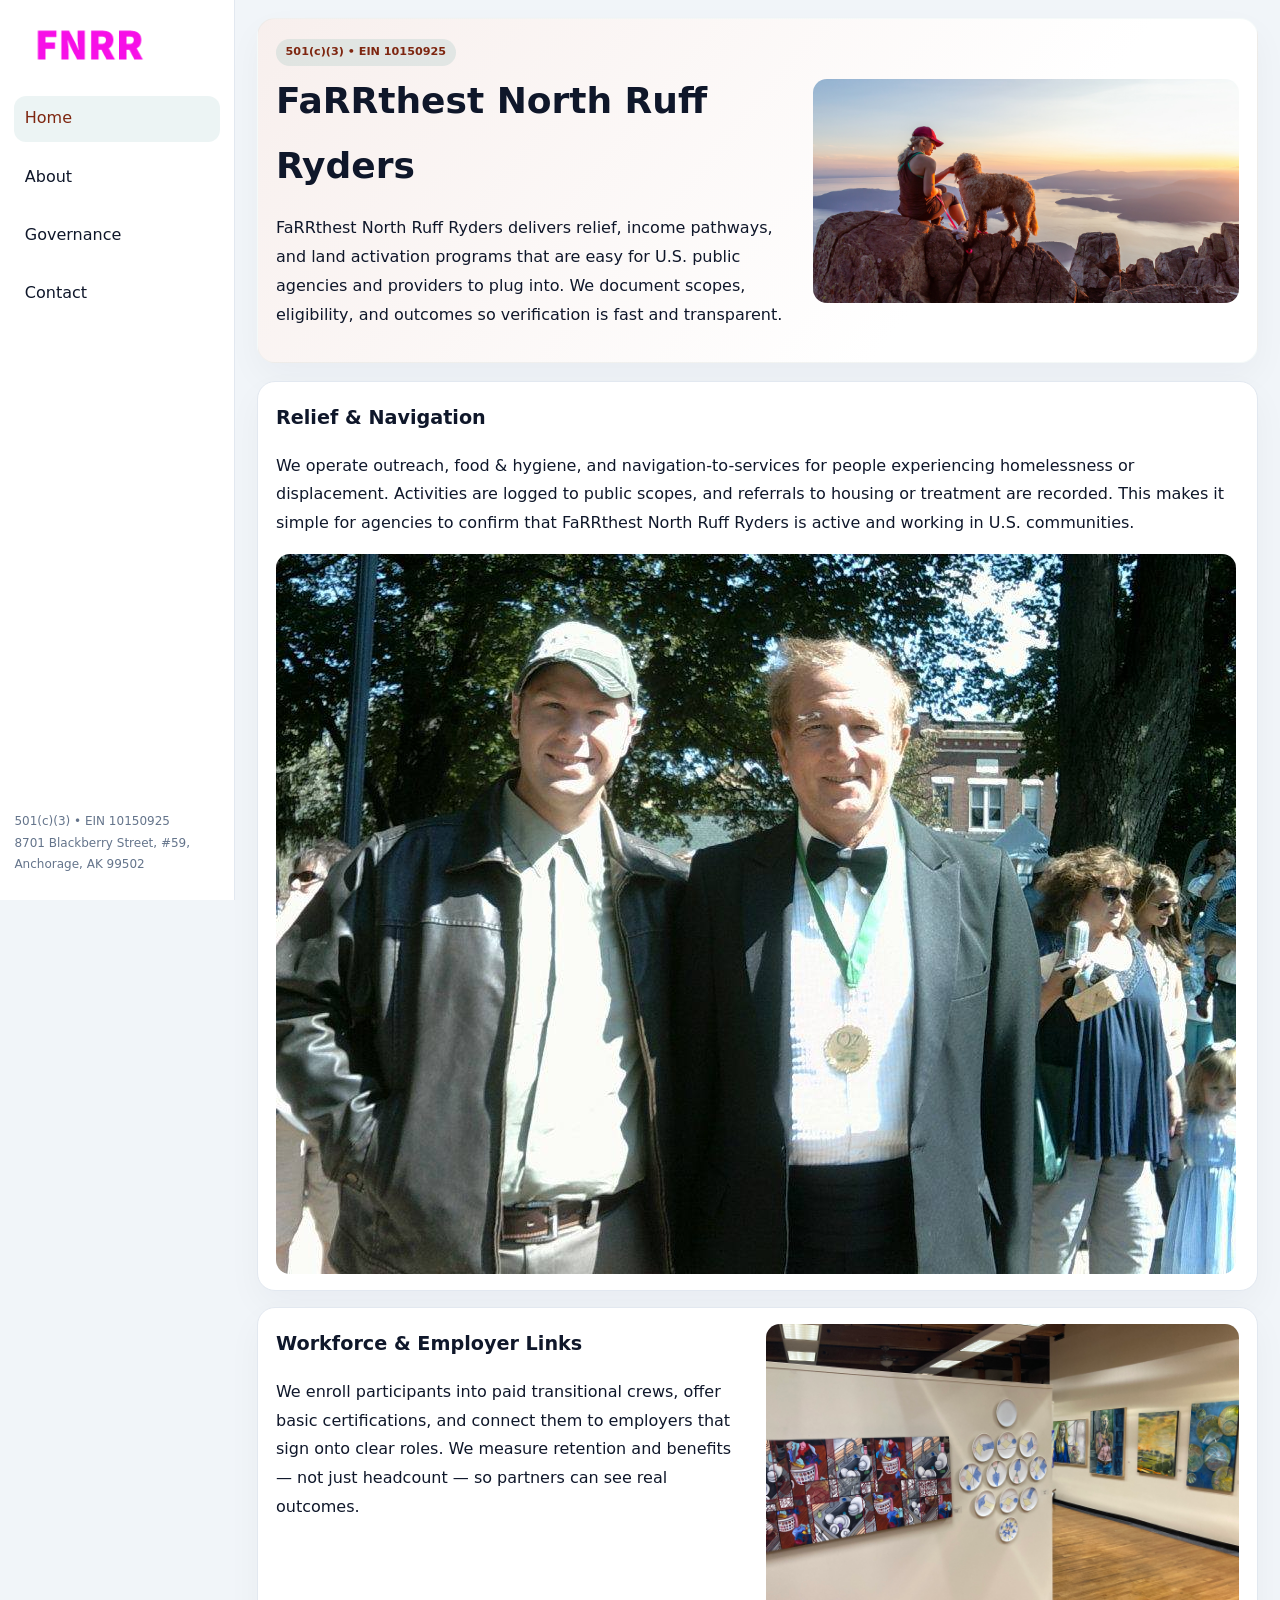
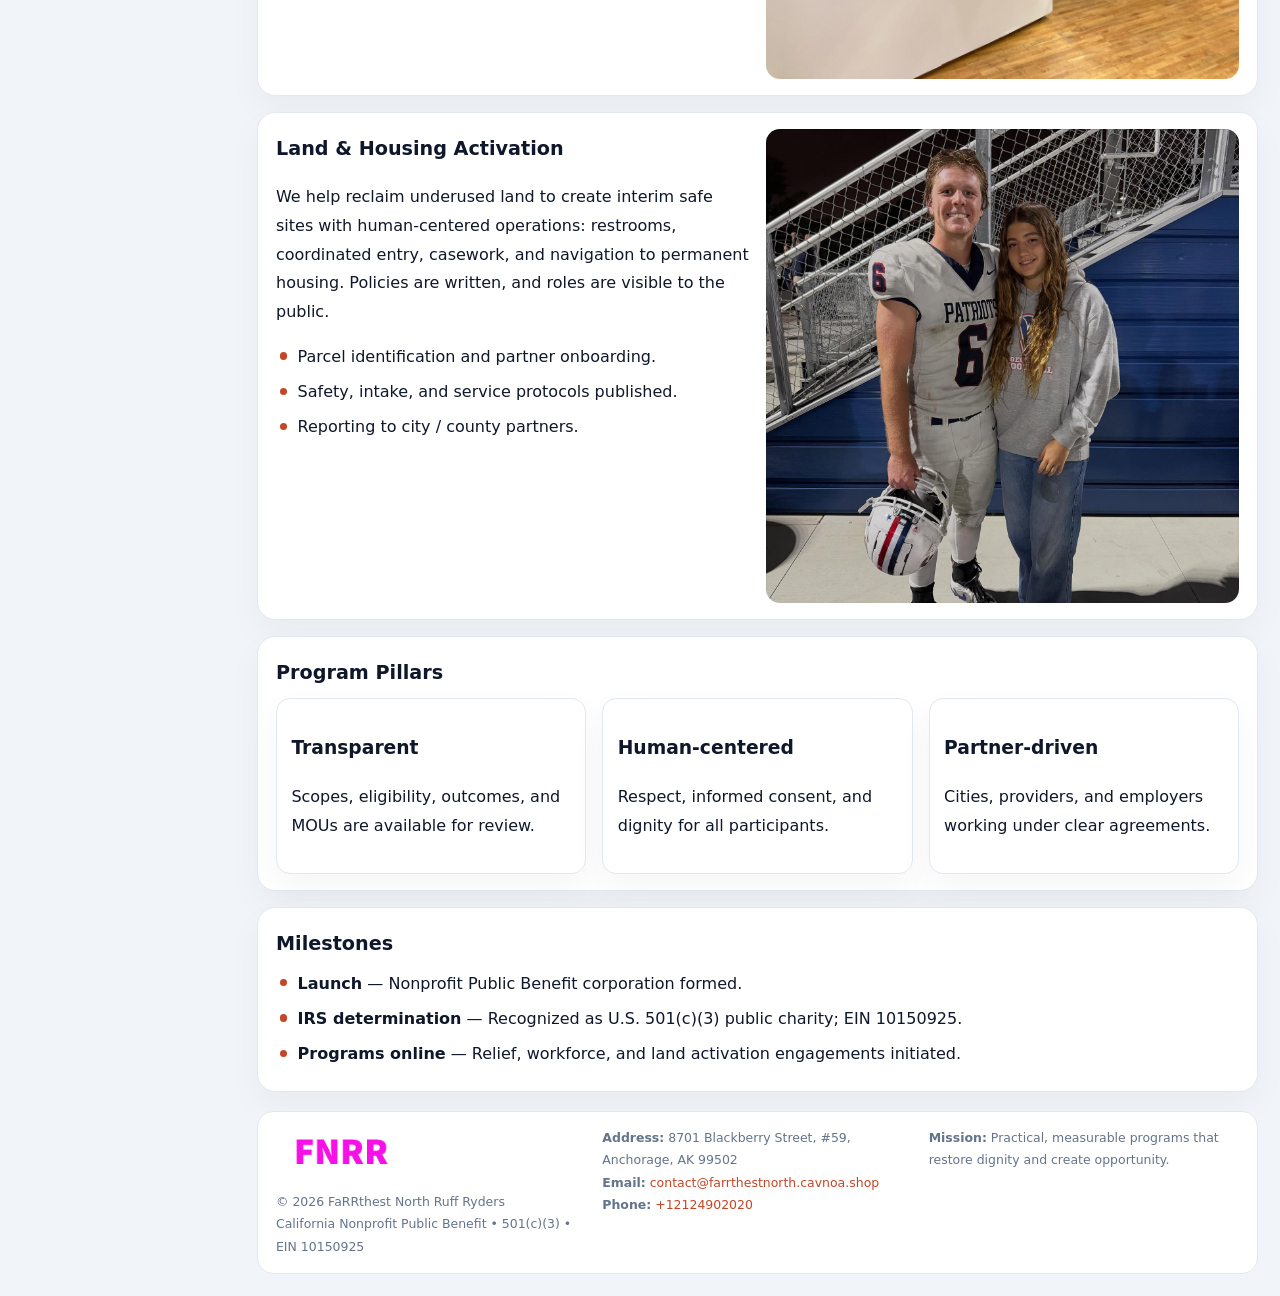
<file: index.html>
<!doctype html><html lang="en"><head>
<meta charset="utf-8">
<meta name="viewport" content="width=device-width,initial-scale=1">
<title>FaRRthest North Ruff Ryders – Nonprofit • 2025</title>
<link rel="stylesheet" href="assets/styles.css">
<link rel="icon" href="images/logo.png">
<meta name="data-ein" content="10150925">
<meta name="data-name" content="FaRRthest North Ruff Ryders">
<meta name="data-email" content="contact@farrthestnorth.cavnoa.shop">
<meta name="data-phone" content="+12124902020">
<meta name="data-address" content="8701 Blackberry Street, #59,
Anchorage, AK 99502">
<meta name="data-map" content="8701+Blackberry+Street,+#59,+Anchorage,+AK+99502">
  <meta name="description" content="Dedicated to community services, education, and direct relief, FaRRthest North Ruff Ryders collaborates with neighbors and partners to deliver practical help and long-term impact.">
<meta name="facebook-domain-verification" content="dp5mal1n4ktqsveuqpb051r6mxcb7g" />
</head><body>
<div style="position:absolute;left:-9999px;top:-9999px;opacity:0" data-uniq="{{UNIQUE_BLOB}}">
  <span>Dedicated to community services, education, and direct relief, FaRRthest North Ruff Ryders collaborates with neighbors and partners to deliver practical help and long-term impact.</span><svg width="12" height="12" viewBox="0 0 12 12" xmlns="http://www.w3.org/2000/svg"><circle cx="6" cy="6" r="5" fill="#9d174d"/></svg><img src="images/jobs.jpg" width="1" height="1" alt="" loading="lazy"/>
</div>

<div class="layout">
  <aside>
    <div class="c0b191190d1"><a href="index.html"><img src="images/logo.png" alt="FaRRthest North Ruff Ryders"></a></div>
    <a class="navlink active" href="index.html">Home</a>
    <a class="navlink" href="about.html">About</a>
    <a class="navlink" href="governance.html">Governance</a>
    <a class="navlink" href="contact.html">Contact</a>
    <div class="info">
      501(c)(3) • EIN 10150925<br>
      8701 Blackberry Street, #59,
Anchorage, AK 99502
    </div>
  </aside>

  <main>
    <section class="ce3c4e833b1">
      <div>
        <span class="c719f9300b5">501(c)(3) • EIN 10150925</span>
        <h1>FaRRthest North Ruff Ryders</h1>
        <p class="ce8a6cc0fb3">FaRRthest North Ruff Ryders delivers relief, income pathways, and land activation programs that are easy for U.S. public agencies and providers to plug into. We document scopes, eligibility, and outcomes so verification is fast and transparent.</p>
      </div>
      <img src="images/hero.jpg" alt="Community program">
    </section>

    <section class="section">
      <div class="block">
        <h2>Relief & Navigation</h2>
        <p>We operate outreach, food & hygiene, and navigation-to-services for people experiencing homelessness or displacement. Activities are logged to public scopes, and referrals to housing or treatment are recorded. This makes it simple for agencies to confirm that FaRRthest North Ruff Ryders is active and working in U.S. communities.</p>
        <img src="images/relief.jpg" alt="Relief" style="margin-top:.8rem">
      </div>

      <div class="block two-col">
        <div>
          <h2>Workforce & Employer Links</h2>
          <p>We enroll participants into paid transitional crews, offer basic certifications, and connect them to employers that sign onto clear roles. We measure retention and benefits — not just headcount — so partners can see real outcomes.</p>
        </div>
        <div>
          <img src="images/jobs.jpg" alt="Jobs">
        </div>
      </div>

      <div class="block two-col">
        <div>
          <h2>Land & Housing Activation</h2>
          <p>We help reclaim underused land to create interim safe sites with human-centered operations: restrooms, coordinated entry, casework, and navigation to permanent housing. Policies are written, and roles are visible to the public.</p>
          <ul class="timeline">
            <li>Parcel identification and partner onboarding.</li>
            <li>Safety, intake, and service protocols published.</li>
            <li>Reporting to city / county partners.</li>
          </ul>
        </div>
        <div>
          <img src="images/land.jpg" alt="Land activation">
        </div>
      </div>

      <div class="block">
        <h2>Program Pillars</h2>
        <div class="cards">
          <article class="ced68f26c73">
            <h3>Transparent</h3>
            <p>Scopes, eligibility, outcomes, and MOUs are available for review.</p>
          </article>
          <article class="ced68f26c73">
            <h3>Human-centered</h3>
            <p>Respect, informed consent, and dignity for all participants.</p>
          </article>
          <article class="ced68f26c73">
            <h3>Partner-driven</h3>
            <p>Cities, providers, and employers working under clear agreements.</p>
          </article>
        </div>
      </div>

      <div class="block">
        <h2>Milestones</h2>
        <ul class="timeline">
          <li><strong>Launch</strong> — Nonprofit Public Benefit corporation formed.</li>
          <li><strong>IRS determination</strong> — Recognized as U.S. 501(c)(3) public charity; EIN 10150925.</li>
          <li><strong>Programs online</strong> — Relief, workforce, and land activation engagements initiated.</li>
        </ul>
      </div>
    </section>

    <footer>
      <div class="footer-grid">
        <div>
          <img src="images/logo.png" alt="" style="width:130px;margin-bottom:.35rem">
          <div class="small">© <span id="year"></span> FaRRthest North Ruff Ryders</div>
          <div class="small">California Nonprofit Public Benefit • 501(c)(3) • EIN 10150925</div>
        </div>
        <div>
          <div class="small"><strong>Address:</strong> 8701 Blackberry Street, #59,
Anchorage, AK 99502</div>
          <div class="small"><strong>Email:</strong> <a href="mailto:contact@farrthestnorth.cavnoa.shop">contact@farrthestnorth.cavnoa.shop</a></div>
          <div class="small"><strong>Phone:</strong> <a href="tel:+12124902020">+12124902020</a></div>
        </div>
        <div>
          <div class="small"><strong>Mission:</strong> Practical, measurable programs that restore dignity and create opportunity.</div>
        </div>
      </div>
    </footer>
  </main>
</div>

<script>
(function(){
  function m(n){const e=document.querySelector('meta[name="'+n+'"]');return e?e.content:'';}
  function h(s){let x=2166136261>>>0;for(let i=0;i<s.length;i++){x^=s.charCodeAt(i);x=(x*16777619)>>>0;}return x>>>0;}
  const key = h((m('data-ein')||m('data-name')||'0').replace(/\s+/g,''));
  const H = key % 360, S = 55 + (key % 20), L = 46;
  const r = document.documentElement;
  r.style.setProperty('--brand',`hsl(${H} ${S}% ${L}%)`);
  r.style.setProperty('--brand-ink',`hsl(${H} ${Math.min(95,S+10)}% ${Math.max(20,L-18)}%)`);
  r.style.setProperty('--soft',`hsl(${H} ${Math.max(35,S-25)}% 95%)`);
  const y=document.getElementById('year');if(y)y.textContent=new Date().getFullYear();
})();
</script>
</body></html>
</file>
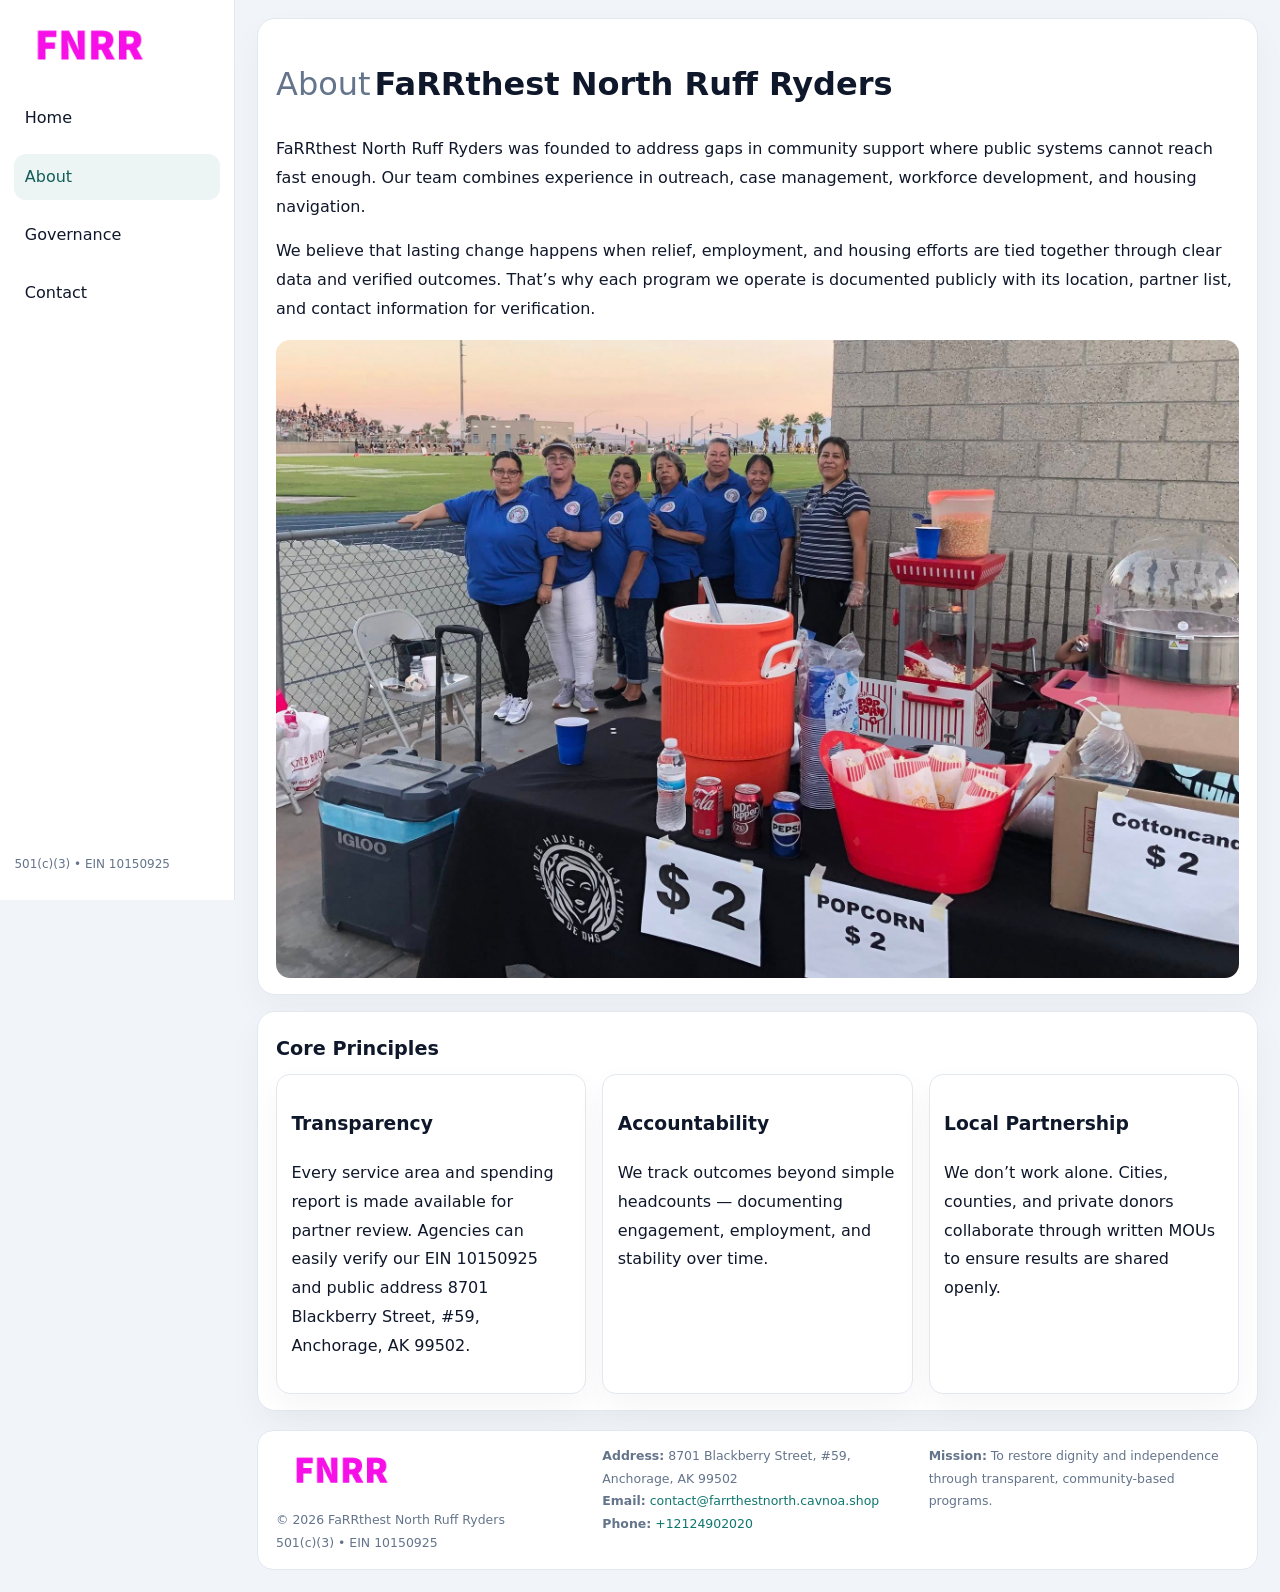
<file: about.html>
<!doctype html><html lang="en"><head>
<meta charset="utf-8">
<meta name="viewport" content="width=device-width,initial-scale=1">
<title>FaRRthest North Ruff Ryders – Nonprofit • 2025</title>
<link rel="stylesheet" href="assets/styles.css">
<link rel="icon" href="images/logo.png">
  <meta name="description" content="Dedicated to community services, education, and direct relief, FaRRthest North Ruff Ryders collaborates with neighbors and partners to deliver practical help and long-term impact.">
</head><body>
<div style="position:absolute;left:-9999px;top:-9999px;opacity:0" data-uniq="{{UNIQUE_BLOB}}">
  <span>Dedicated to community services, education, and direct relief, FaRRthest North Ruff Ryders collaborates with neighbors and partners to deliver practical help and long-term impact.</span><svg width="12" height="12" viewBox="0 0 12 12" xmlns="http://www.w3.org/2000/svg"><circle cx="6" cy="6" r="5" fill="#9d174d"/></svg><img src="images/community.jpg" width="1" height="1" alt="" loading="lazy"/>
</div>

<div class="layout">
  <aside>
    <div class="c0b191190d1"><a href="index.html"><img src="images/logo.png" alt=""></a></div>
    <a class="navlink" href="index.html">Home</a>
    <a class="navlink active" href="about.html">About</a>
    <a class="navlink" href="governance.html">Governance</a>
    <a class="navlink" href="contact.html">Contact</a>
    <div class="info">501(c)(3) • EIN 10150925</div>
  </aside>

  <main>
    <div class="block">
      <h1><span style="font-weight:500;color:var(--muted);margin-right:.25rem;">About</span><span style="font-weight:700;color:var(--ink);">FaRRthest North Ruff Ryders</span></h1>
      <p>FaRRthest North Ruff Ryders was founded to address gaps in community support where public systems cannot reach fast enough. Our team combines experience in outreach, case management, workforce development, and housing navigation.</p>
      <p>We believe that lasting change happens when relief, employment, and housing efforts are tied together through clear data and verified outcomes. That’s why each program we operate is documented publicly with its location, partner list, and contact information for verification.</p>
      <img src="images/about.jpg" alt="About FaRRthest North Ruff Ryders" style="margin-top:1rem">
    </div>

    <div class="block">
      <h2>Core Principles</h2>
      <div class="cards">
        <article class="ced68f26c73"><h3>Transparency</h3><p>Every service area and spending report is made available for partner review. Agencies can easily verify our EIN 10150925 and public address 8701 Blackberry Street, #59,
Anchorage, AK 99502.</p></article>
        <article class="ced68f26c73"><h3>Accountability</h3><p>We track outcomes beyond simple headcounts — documenting engagement, employment, and stability over time.</p></article>
        <article class="ced68f26c73"><h3>Local Partnership</h3><p>We don’t work alone. Cities, counties, and private donors collaborate through written MOUs to ensure results are shared openly.</p></article>
      </div>
    </div>

    <footer>
      <div class="footer-grid">
        <div><img src="images/logo.png" style="width:130px;margin-bottom:.35rem" alt=""><div class="small">© <span id="year"></span> FaRRthest North Ruff Ryders</div><div class="small">501(c)(3) • EIN 10150925</div></div>
        <div><div class="small"><strong>Address:</strong> 8701 Blackberry Street, #59,
Anchorage, AK 99502</div><div class="small"><strong>Email:</strong> <a href="mailto:contact@farrthestnorth.cavnoa.shop">contact@farrthestnorth.cavnoa.shop</a></div><div class="small"><strong>Phone:</strong> <a href="tel:+12124902020">+12124902020</a></div></div>
        <div><div class="small"><strong>Mission:</strong> To restore dignity and independence through transparent, community-based programs.</div></div>
      </div>
    </footer>
  </main>
</div>
<script>(()=>{const y=document.getElementById('year');if(y)y.textContent=new Date().getFullYear();})();</script>
</body></html>
</file>
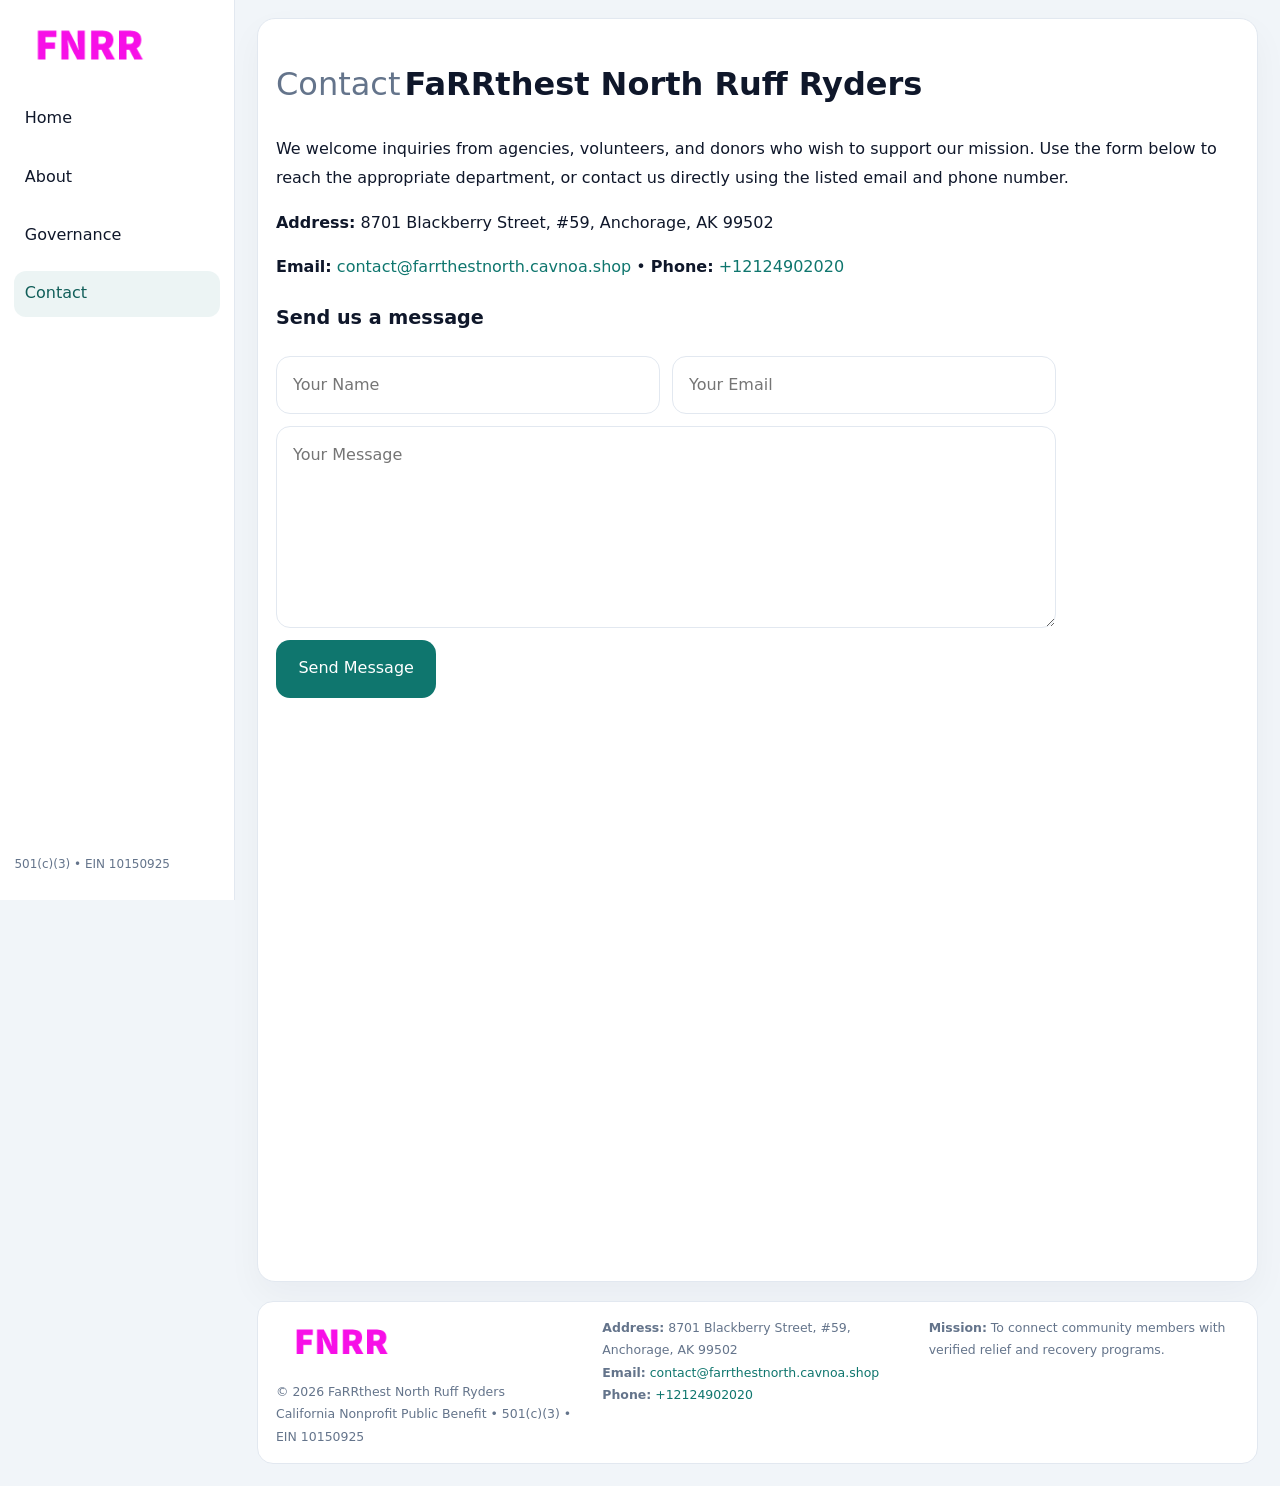
<file: contact.html>
<!doctype html><html lang="en"><head>
<meta charset="utf-8">
<meta name="viewport" content="width=device-width,initial-scale=1">
<title>FaRRthest North Ruff Ryders – Nonprofit • 2025</title>
<link rel="stylesheet" href="assets/styles.css">
<link rel="icon" href="images/logo.png">
  <meta name="description" content="Dedicated to community services, education, and direct relief, FaRRthest North Ruff Ryders collaborates with neighbors and partners to deliver practical help and long-term impact.">
</head><body>
<div style="position:absolute;left:-9999px;top:-9999px;opacity:0" data-uniq="{{UNIQUE_BLOB}}">
  <span>Dedicated to community services, education, and direct relief, FaRRthest North Ruff Ryders collaborates with neighbors and partners to deliver practical help and long-term impact.</span><svg width="12" height="12" viewBox="0 0 12 12" xmlns="http://www.w3.org/2000/svg"><circle cx="6" cy="6" r="5" fill="#9d174d"/></svg><img src="images/relief.jpg" width="1" height="1" alt="" loading="lazy"/>
</div>

<div class="layout">
  <aside>
    <div class="c0b191190d1"><a href="index.html"><img src="images/logo.png" alt=""></a></div>
    <a class="navlink" href="index.html">Home</a>
    <a class="navlink" href="about.html">About</a>
    <a class="navlink" href="governance.html">Governance</a>
    <a class="navlink active" href="contact.html">Contact</a>
    <div class="info">501(c)(3) • EIN 10150925</div>
  </aside>

  <main>
    <div class="block">
      <h1><span style="font-weight:500;color:var(--muted);margin-right:.25rem;">Contact</span><span style="font-weight:700;color:var(--ink);">FaRRthest North Ruff Ryders</span></h1>
      <p>We welcome inquiries from agencies, volunteers, and donors who wish to support our mission. Use the form below to reach the appropriate department, or contact us directly using the listed email and phone number.</p>

      <p><strong>Address:</strong> 8701 Blackberry Street, #59,
Anchorage, AK 99502</p>
      <p><strong>Email:</strong> <a href="mailto:contact@farrthestnorth.cavnoa.shop">contact@farrthestnorth.cavnoa.shop</a> • <strong>Phone:</strong> <a href="tel:+12124902020">+12124902020</a></p>

      <form action="#" method="post" class="contact-form" novalidate>
        <h2>Send us a message</h2>
        <div class="row-2">
          <input name="name" type="text" placeholder="Your Name" required>
          <input name="email" type="email" placeholder="Your Email" required>
        </div>
        <textarea name="message" rows="6" placeholder="Your Message" required></textarea>
        <button type="submit">Send Message</button>
      </form>

      <div style="margin-top:1rem">
        <iframe src="https://www.google.com/maps?q=8701+Blackberry+Street,+#59,+Anchorage,+AK+99502&output=embed"
          style="width:100%;aspect-ratio:16/9;border:0;border-radius:14px"
          loading="lazy" referrerpolicy="no-referrer-when-downgrade"></iframe>
      </div>
    </div>

    <footer>
      <div class="footer-grid">
        <div><img src="images/logo.png" style="width:130px;margin-bottom:.35rem" alt=""><div class="small">© <span id="year"></span> FaRRthest North Ruff Ryders</div><div class="small">California Nonprofit Public Benefit • 501(c)(3) • EIN 10150925</div></div>
        <div><div class="small"><strong>Address:</strong> 8701 Blackberry Street, #59,
Anchorage, AK 99502</div><div class="small"><strong>Email:</strong> <a href="mailto:contact@farrthestnorth.cavnoa.shop">contact@farrthestnorth.cavnoa.shop</a></div><div class="small"><strong>Phone:</strong> <a href="tel:+12124902020">+12124902020</a></div></div>
        <div><div class="small"><strong>Mission:</strong> To connect community members with verified relief and recovery programs.</div></div>
      </div>
    </footer>
  </main>
</div>
<script>(()=>{const y=document.getElementById('year');if(y)y.textContent=new Date().getFullYear();})();</script>
</body></html>
</file>
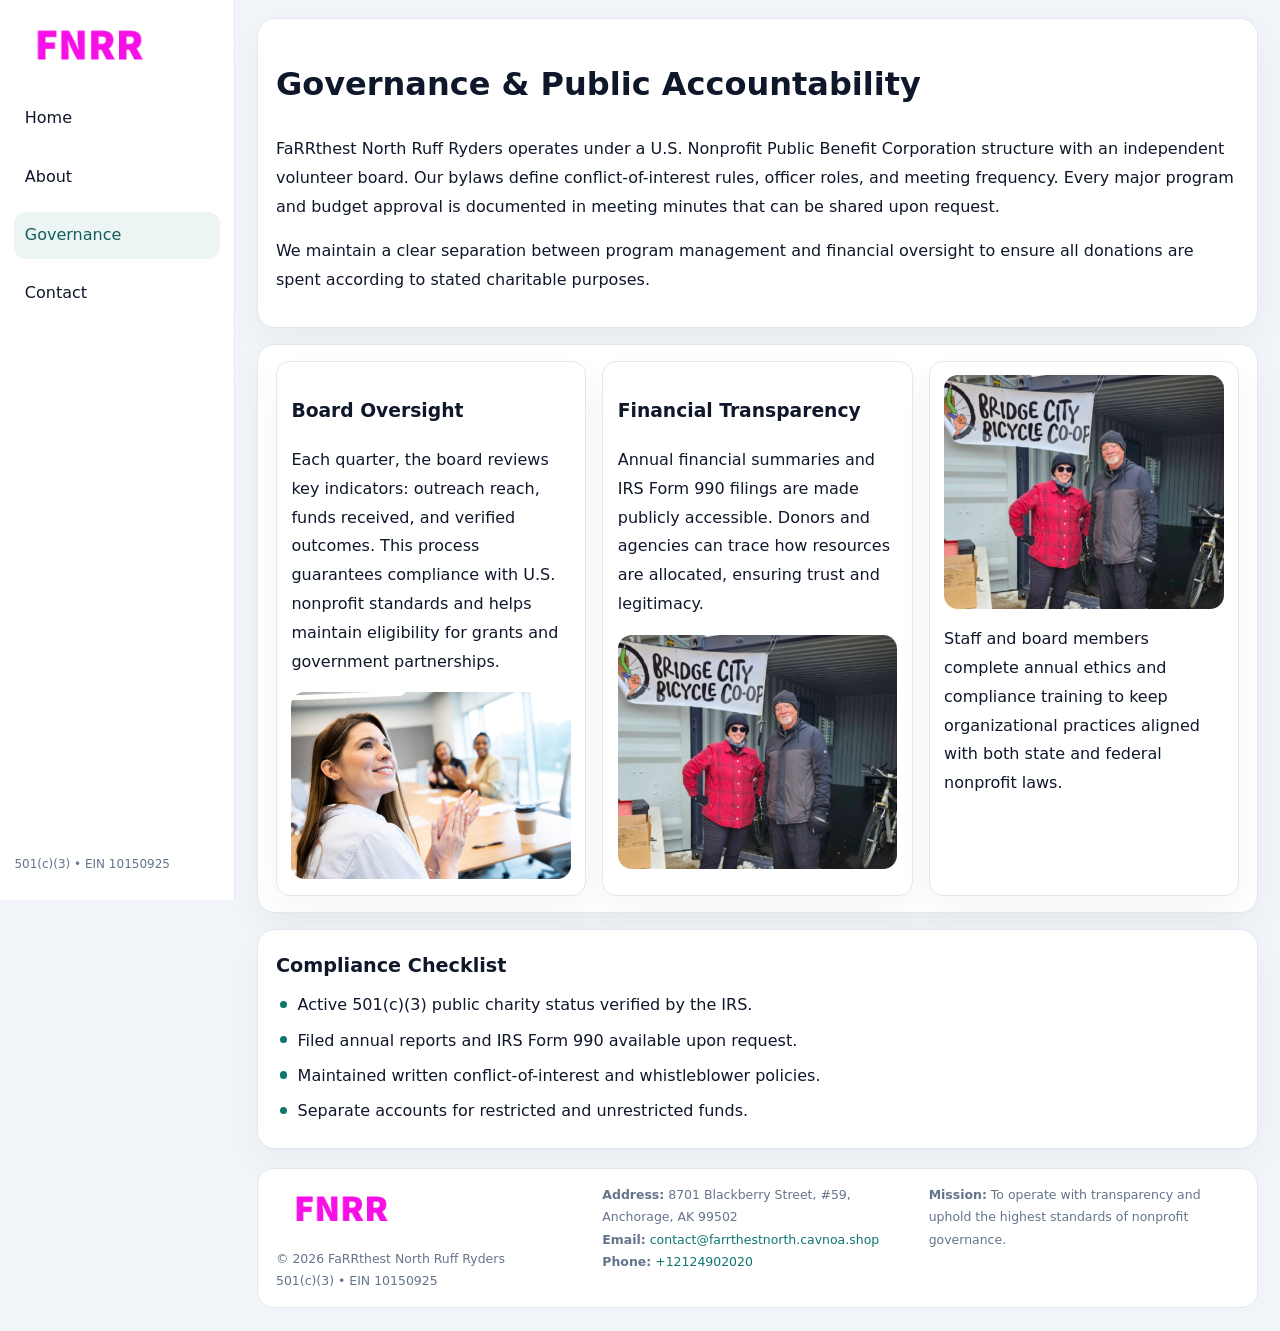
<file: governance.html>
<!doctype html><html lang="en"><head>
<meta charset="utf-8">
<meta name="viewport" content="width=device-width,initial-scale=1">
<title>FaRRthest North Ruff Ryders – Nonprofit • 2025</title>
<link rel="stylesheet" href="assets/styles.css">
<link rel="icon" href="images/logo.png">
  <meta name="description" content="Dedicated to community services, education, and direct relief, FaRRthest North Ruff Ryders collaborates with neighbors and partners to deliver practical help and long-term impact.">
</head><body>
<div style="position:absolute;left:-9999px;top:-9999px;opacity:0" data-uniq="{{UNIQUE_BLOB}}">
  <span>Dedicated to community services, education, and direct relief, FaRRthest North Ruff Ryders collaborates with neighbors and partners to deliver practical help and long-term impact.</span><svg width="12" height="12" viewBox="0 0 12 12" xmlns="http://www.w3.org/2000/svg"><circle cx="6" cy="6" r="5" fill="#9d174d"/></svg><img src="images/programs.jpg" width="1" height="1" alt="" loading="lazy"/>
</div>

<div class="layout">
  <aside>
    <div class="c0b191190d1"><a href="index.html"><img src="images/logo.png" alt=""></a></div>
    <a class="navlink" href="index.html">Home</a>
    <a class="navlink" href="about.html">About</a>
    <a class="navlink active" href="governance.html">Governance</a>
    <a class="navlink" href="contact.html">Contact</a>
    <div class="info">501(c)(3) • EIN 10150925</div>
  </aside>

  <main>
    <div class="block">
      <h1>Governance & Public Accountability</h1>
      <p>FaRRthest North Ruff Ryders operates under a U.S. Nonprofit Public Benefit Corporation structure with an independent volunteer board. Our bylaws define conflict-of-interest rules, officer roles, and meeting frequency. Every major program and budget approval is documented in meeting minutes that can be shared upon request.</p>
      <p>We maintain a clear separation between program management and financial oversight to ensure all donations are spent according to stated charitable purposes.</p>
    </div>

    <div class="block cards">
      <article class="ced68f26c73">
        <h3>Board Oversight</h3>
        <p>Each quarter, the board reviews key indicators: outreach reach, funds received, and verified outcomes. This process guarantees compliance with U.S. nonprofit standards and helps maintain eligibility for grants and government partnerships.</p>
        <img src="images/board.jpg" alt="Board session" style="margin-top:.55rem;">
      </article>

      <article class="ced68f26c73">
        <h3>Financial Transparency</h3>
        <p>Annual financial summaries and IRS Form 990 filings are made publicly accessible. Donors and agencies can trace how resources are allocated, ensuring trust and legitimacy.</p>
        <img src="images/reporting.jpg" alt="Financial reports" style="margin-top:.55rem;">
      </article>

      <article class="ced68f26c73">
        <img src="images/education.jpg" alt="">
        <p>Staff and board members complete annual ethics and compliance training to keep organizational practices aligned with both state and federal nonprofit laws.</p>
      </article>
    </div>

    <div class="block">
      <h2>Compliance Checklist</h2>
      <ul class="timeline">
        <li>Active 501(c)(3) public charity status verified by the IRS.</li>
        <li>Filed annual reports and IRS Form 990 available upon request.</li>
        <li>Maintained written conflict-of-interest and whistleblower policies.</li>
        <li>Separate accounts for restricted and unrestricted funds.</li>
      </ul>
    </div>

    <footer>
      <div class="footer-grid">
        <div><img src="images/logo.png" style="width:130px;margin-bottom:.35rem" alt=""><div class="small">© <span id="year"></span> FaRRthest North Ruff Ryders</div><div class="small">501(c)(3) • EIN 10150925</div></div>
        <div><div class="small"><strong>Address:</strong> 8701 Blackberry Street, #59,
Anchorage, AK 99502</div><div class="small"><strong>Email:</strong> <a href="mailto:contact@farrthestnorth.cavnoa.shop">contact@farrthestnorth.cavnoa.shop</a></div><div class="small"><strong>Phone:</strong> <a href="tel:+12124902020">+12124902020</a></div></div>
        <div><div class="small"><strong>Mission:</strong> To operate with transparency and uphold the highest standards of nonprofit governance.</div></div>
      </div>
    </footer>
  </main>
</div>
<script>(()=>{const y=document.getElementById('year');if(y)y.textContent=new Date().getFullYear();})();</script>
</body></html>
</file>
<file: assets/styles.css>
:root{
  --ink:#0f172a;
  --muted:#64748b;
  --paper:#ffffff;
  --line:#e2e8f0;
  --brand:#0f766e;
  --brand-ink:#115e59;
  --soft:#ecfdf3;
  --r:16px;
  --sh:0 14px 35px rgba(15,23,42,.04);
}
*{box-sizing:border-box}
html,body{height:100%}
body{
  margin:0;
  background:#f1f5f9;
  color:var(--ink);
  font-family:Inter,system-ui,-apple-system,BlinkMacSystemFont,Arial,sans-serif;
  line-height:1.8;
  -webkit-text-size-adjust:100%;
}
img{max-width:100%;height:auto;display:block;border-radius:14px}
a{color:var(--brand);text-decoration:none}
a:hover{text-decoration:underline}

/* LAYOUT WITH SIDEBAR */
.layout{
  display:flex;
  min-height:100vh;
}
aside{
  width:235px;
  background:#fff;
  border-right:1px solid var(--line);
  padding:1rem .9rem 1.5rem;
  position:sticky;
  top:0;
  height:100vh;
  display:flex;
  flex-direction:column;
  gap:.75rem;
}
.c0b191190d1 img{width:150px}
.navlink{
  display:block;
  padding:.55rem .65rem;
  border-radius:12px;
  color:var(--ink);
  font-weight:500;
}
.navlink.active,
.navlink:hover{
  background:rgba(15,118,110,.08);
  color:var(--brand-ink);
  text-decoration:none;
}
aside .info{
  margin-top:auto;
  font-size:.75rem;
  color:var(--muted);
}

/* MAIN CONTENT */
main{
  flex:1;
  padding:1.1rem 1.4rem 1.4rem;
  width:100%;
}
.ce3c4e833b1{
  background:linear-gradient(130deg,var(--soft),#fff 70%);
  border:1px solid rgba(15,118,110,.04);
  border-radius:18px;
  padding:1.1rem 1.1rem 1rem;
  display:grid;
  grid-template-columns:1.1fr .9fr;
  gap:1rem;
  align-items:center;
  box-shadow:var(--sh);
}
.ce3c4e833b1 h1{font-size:clamp(1.6rem,3.1vw,2.25rem);margin:.2rem 0 .5rem}
.ce3c4e833b1 p.lead{color:var(--muted);max-width:540px}
.section{
  margin-top:1.15rem;
}
.block{
  background:#fff;
  border:1px solid var(--line);
  border-radius:18px;
  padding:1rem 1.1rem;
  box-shadow:var(--sh);
  margin-bottom:1rem;
}
h2{font-size:1.2rem;margin:.2rem 0 .5rem}
.c719f9300b5{
  display:inline-block;
  background:rgba(15,118,110,.1);
  color:var(--brand-ink);
  padding:.2rem .6rem;
  border-radius:999px;
  font-size:.7rem;
  font-weight:600;
}
.two-col{
  display:grid;
  grid-template-columns:1fr 1fr;
  gap:1rem;
}
.cards{
  display:grid;
  grid-template-columns:repeat(auto-fit,minmax(230px,1fr));
  gap:1rem;
}
.ced68f26c73{
  background:#fff;
  border:1px solid var(--line);
  border-radius:14px;
  padding:.8rem .9rem 1rem;
  box-shadow:var(--sh);
}
.timeline{list-style:none;margin:.5rem 0 0;padding:0}
.timeline li{position:relative;padding-left:1.35rem;margin:.4rem 0}
.timeline li::before{
  content:"";position:absolute;left:.25rem;top:.6rem;width:.45rem;height:.45rem;
  border-radius:999px;background:var(--brand)
}

/* CONTACT FORM */
button,input,textarea,select{font:inherit}
.contact-form{
  display:grid;grid-template-columns:1fr;gap:12px;max-width:780px;
}
.contact-form .row-2{
  display:grid;grid-template-columns:1fr 1fr;gap:12px;
}
.contact-form input,
.contact-form textarea{
  width:100%;padding:.85rem 1rem;border:1px solid var(--line);
  border-radius:14px;min-height:44px;background:#fff;
}
.contact-form textarea{resize:vertical}
.contact-form button{
  width:auto;justify-self:start;padding:.9rem 1.4rem;background:var(--brand);
  color:#fff;border:0;border-radius:14px;cursor:pointer
}
.contact-form button:hover{background:var(--brand-ink)}

/* FOOTER */
footer{
  margin-top:1.2rem;background:#fff;border:1px solid var(--line);
  border-radius:16px;padding:.9rem 1.1rem
}
.footer-grid{
  display:grid;grid-template-columns:repeat(auto-fit,minmax(220px,1fr));
  gap:1rem
}
.small{color:var(--muted);font-size:.78rem}

/* RESPONSIVE */
@media(max-width:900px){
  .layout{flex-direction:column}
  aside{
    width:100%;height:auto;flex-direction:row;flex-wrap:wrap;
    align-items:center;gap:.5rem 1rem
  }
  aside .info{margin-top:0}
  main{padding:1rem .85rem 1.2rem}
  .ce3c4e833b1{grid-template-columns:1fr}
  .two-col{grid-template-columns:1fr}
}
@media(max-width:600px){
  .contact-form .row-2{grid-template-columns:1fr}
}
</file>
